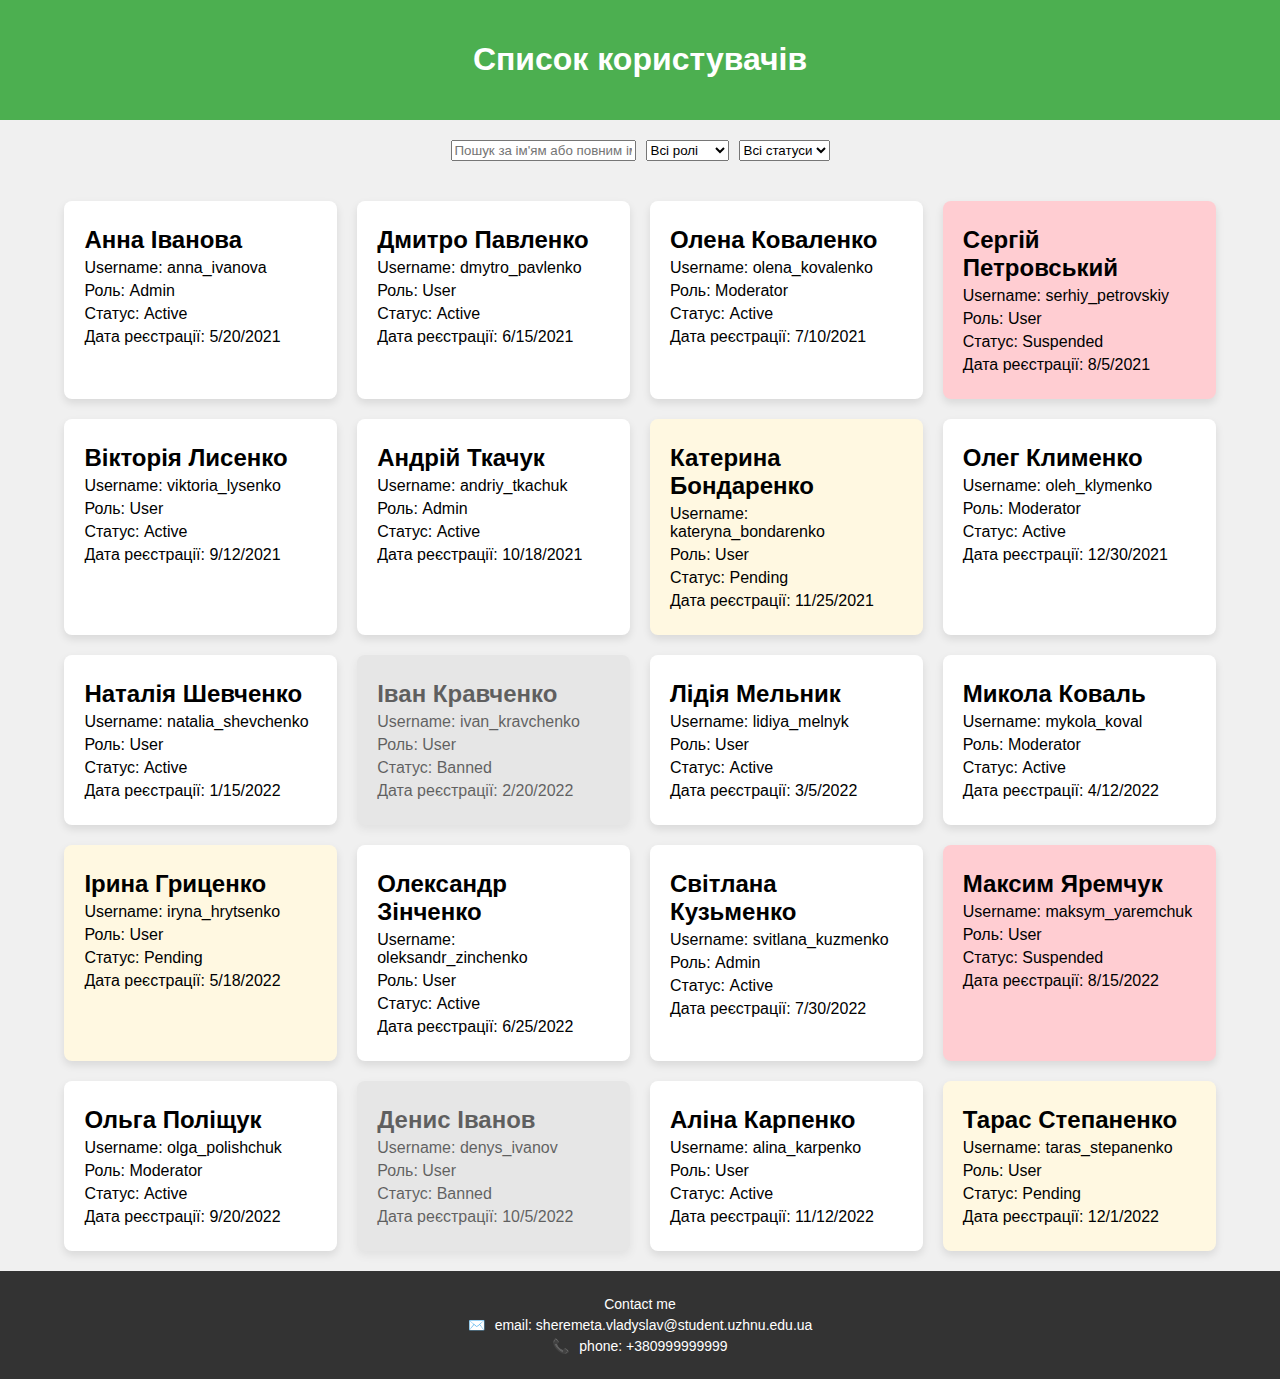
<file: CourseProject/index.html>
<!DOCTYPE html>
<html lang="uk">
<head>
    <meta charset="UTF-8">
    <meta name="viewport" content="width=device-width, initial-scale=1.0">
    <title>Список користувачів</title>
    <link rel="stylesheet" href="style.css">
</head>
<body>
    <header>
        <h1>Список користувачів</h1>
    </header>

    <section class="filters">
        <input type="text" id="search" placeholder="Пошук за ім'ям або повним іменем">
        <select id="roleFilter">
            <option value="">Всі ролі</option>
            <option value="Admin">Admin</option>
            <option value="Moderator">Moderator</option>
            <option value="User">User</option>
        </select>
        <select id="statusFilter">
            <option value="">Всі статуси</option>
            <option value="Active">Active</option>
            <option value="Pending">Pending</option>
            <option value="Suspended">Suspended</option>
            <option value="Banned">Banned</option>
        </select>
    </section>

    <section id="userList" class="user-list"></section>

    <div id="modal" class="modal">
        <div class="modal-content">
            <span id="closeModal" class="close">&times;</span>
            <div id="modalContent"></div>
        </div>
    </div>
    <footer>
        <p>Contact me</p>
        <p class="contact-item"><i class="contact-icon-mail"></i> email: sheremeta.vladyslav@student.uzhnu.edu.ua</p>
        <p class="contact-item"><i class="contact-icon-phone"></i> phone: +380999999999</p>
    </footer>
    
    <script src="script.js"></script>
</body>
</html>
</file>
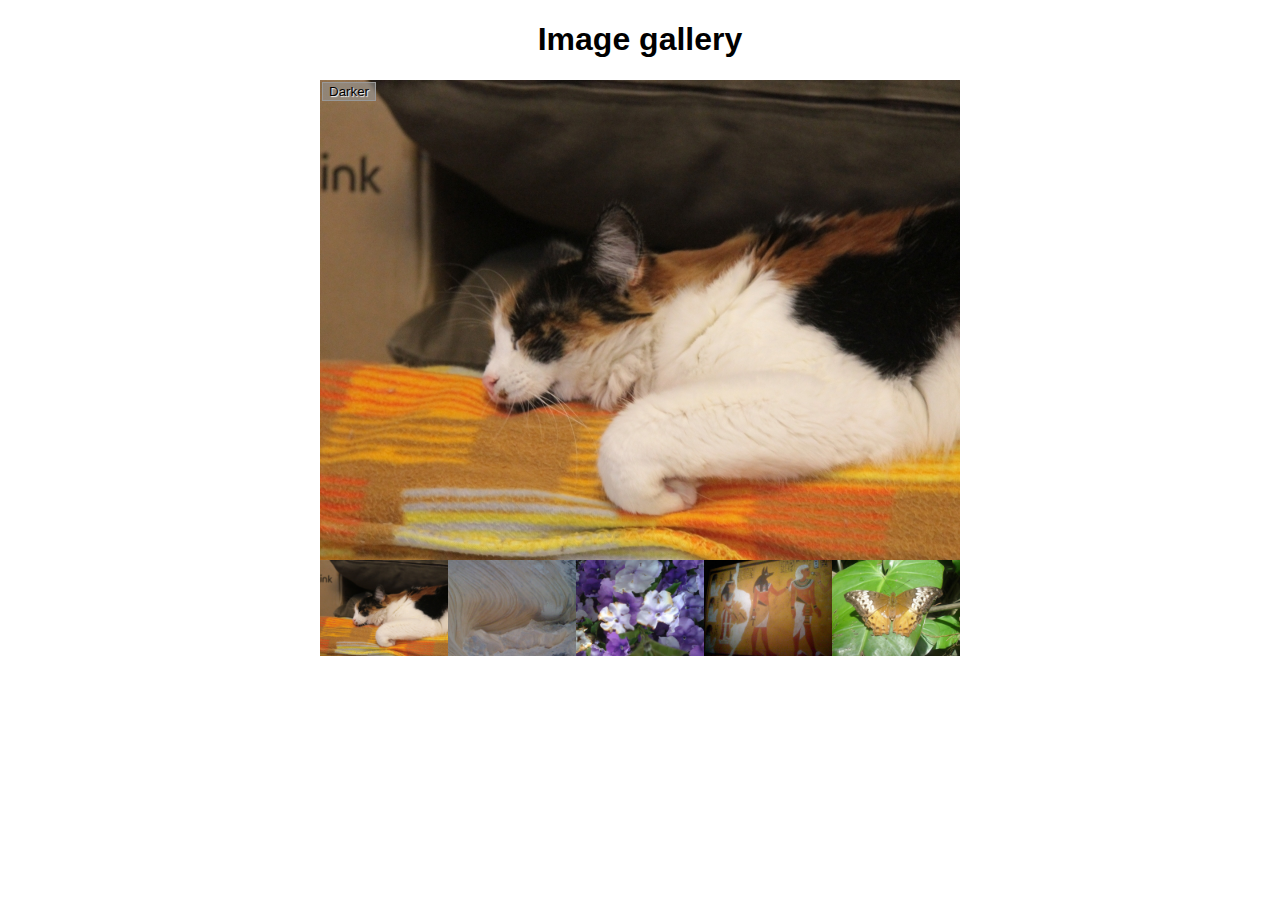
<file: LR10/index.html>
<!DOCTYPE html>
<html>
  <head>
    <meta charset="utf-8">

    <title>Image gallery</title>

    <link rel="stylesheet" href="style.css">
    
  </head>

  <body>
    <h1>Image gallery</h1>

    <div class="full-img">
      <img class="displayed-img" src="images/pic1.jpg">
      <div class="overlay"></div>
      <button class="dark">Darker</button>
    </div>

    <div class="thumb-bar">


    </div>
    <script src="main.js"></script>
  </body>
</html>
</file>
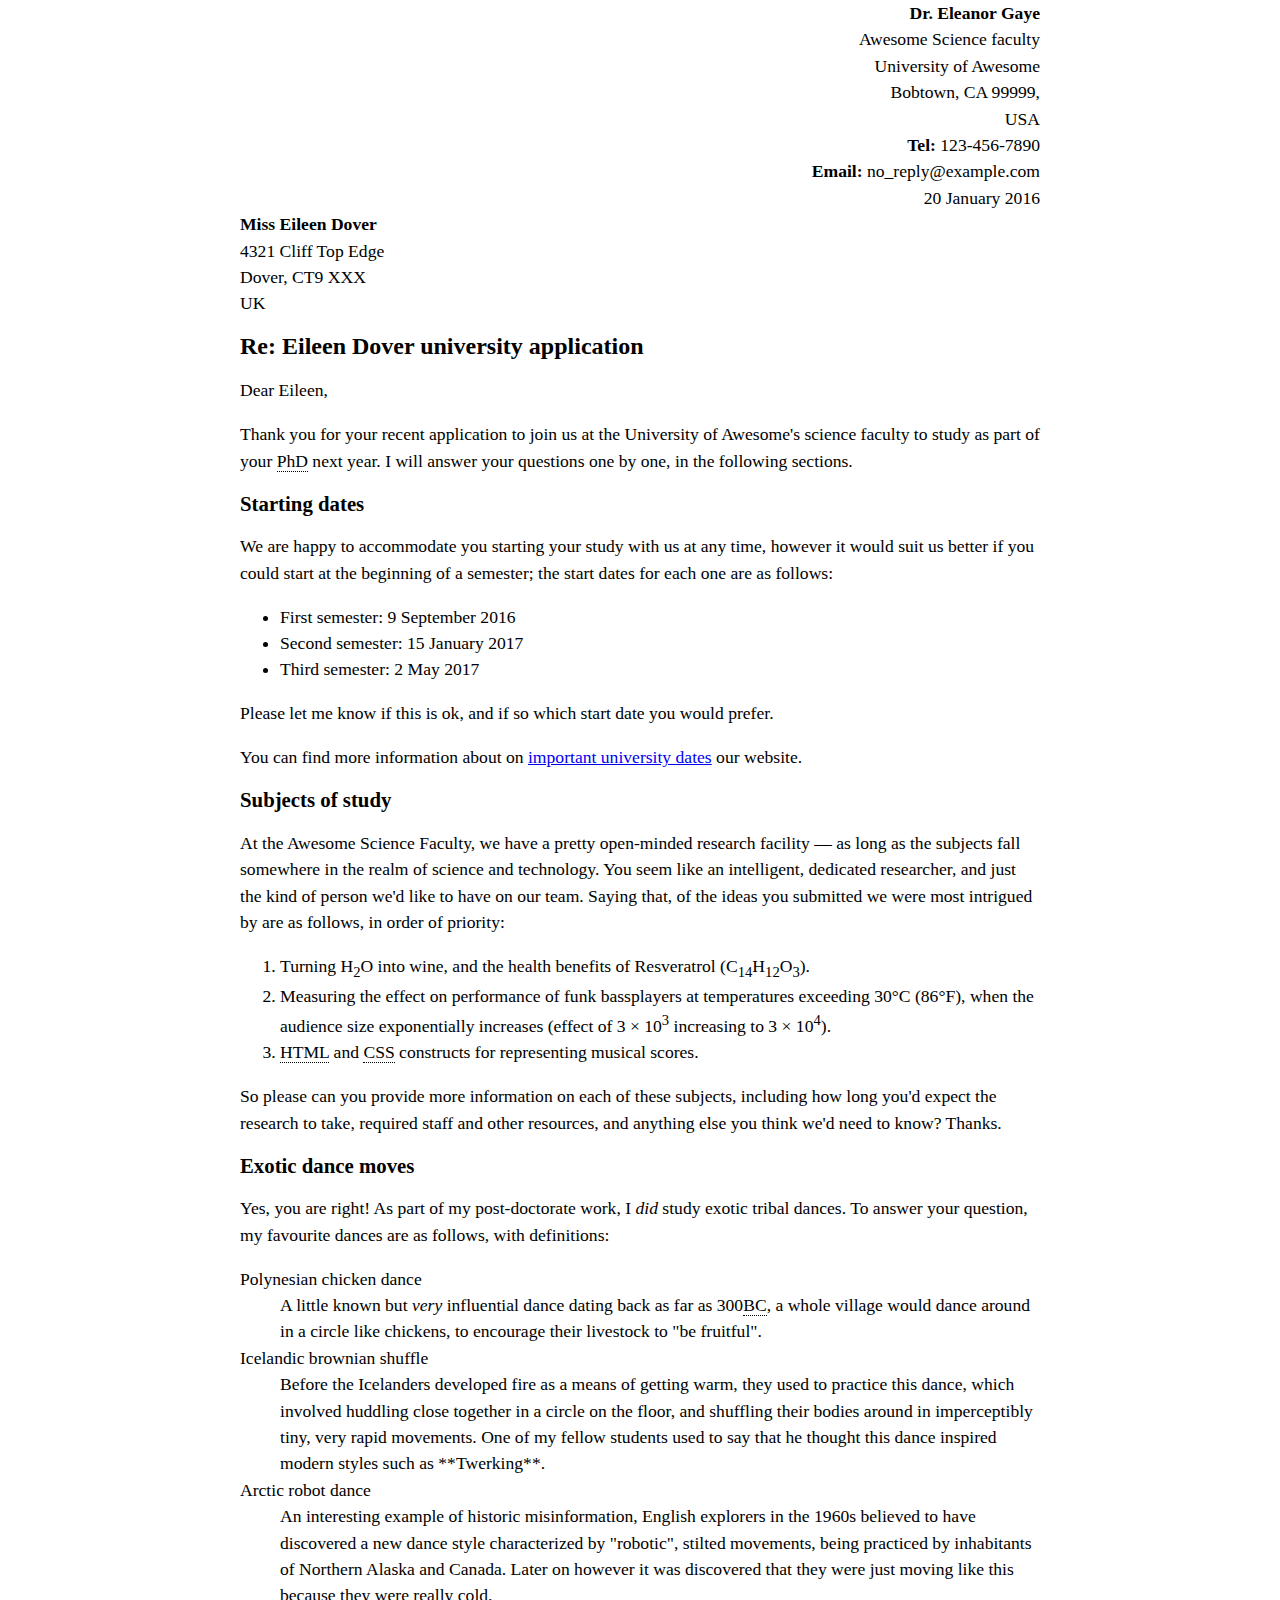
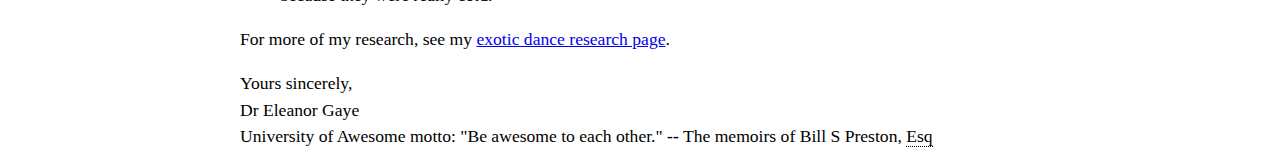
<file: LR3/index.html>
<!DOCTYPE html>
<html lang="en">

<head>
    <meta charset="utf-8">
    <meta name="author" content="Dr. Eleanor Gaye">
    <title>Letter: Eileen Dover university application</title>
    <link rel="stylesheet" href="style.css">
</head>

<body>
    <address class="sender-column">
        <strong>Dr. Eleanor Gaye</strong><br>
        Awesome Science faculty<br>
        University of Awesome<br>
        Bobtown, CA 99999,<br>
        USA<br>
        <strong>Tel:</strong> 123-456-7890<br>
        <strong>Email:</strong> no_reply@example.com<br>
        <time datetime="2016-01-20">20 January 2016</time>
    </address>

    <address>
        <strong>Miss Eileen Dover</strong><br>
        4321 Cliff Top Edge<br>
        Dover, CT9 XXX<br>
        UK
    </address>

    <h1>Re: Eileen Dover university application</h1>

    <p>Dear Eileen,</p>

    <p>Thank you for your recent application to join us at the University of Awesome's science faculty to study as part
        of your <span class="term">PhD</span>  next year. I will answer your questions one by one, in the following sections.</p>

    <h2>Starting dates</h2>

    <p>We are happy to accommodate you starting your study with us at any time, however it would suit us better if you
        could start at the beginning of a semester; the start dates for each one are as follows:</p>

    <ul>
        <li>First semester: <time datetime="2016-09-09">9 September 2016</time></li>
        <li>Second semester: <time datetime="2017-01-15">15 January 2017</time></li>
        <li>Third semester: <time datetime="2017-05-02">2 May 2017</time></li>
    </ul>

    <p>Please let me know if this is ok, and if so which start date you would prefer.</p>

    <p>You can find more information about  on <a href="http://example.com"
            title="University of Awesome website">important university dates</a> our website.</p>

    <h2>Subjects of study</h2>

    <p>At the Awesome Science Faculty, we have a pretty open-minded research facility — as long as the subjects fall
        somewhere in the realm of science and technology. You seem like an intelligent, dedicated researcher, and just
        the kind of person we'd like to have on our team. Saying that, of the ideas you submitted we were most intrigued
        by are as follows, in order of priority:</p>

    <ol>
        <li>Turning H<sub>2</sub>O into wine, and the health benefits of Resveratrol (C<sub>14</sub>H<sub>12</sub>O<sub>3</sub>).</li>
        <li>Measuring the effect on performance of funk bassplayers at temperatures exceeding 30°C (86°F), when the audience size exponentially increases (effect of 3 × 10<sup>3</sup> increasing to 3 × 10<sup>4</sup>).</li>
        <li><span class="term">HTML</span>  and <span class="term">CSS</span> constructs for representing musical scores.</li>
    </ol>

    <p>So please can you provide more information on each of these subjects, including how long you'd expect the research
        to take, required staff and other resources, and anything else you think we'd need to know? Thanks.</p>

    <h2>Exotic dance moves</h2>

    <p>Yes, you are right! As part of my post-doctorate work, I <i>did</i> study exotic tribal dances. To answer your question,
        my favourite dances are as follows, with definitions:</p>

    <dl>
        <dt>Polynesian chicken dance</dt>
        <dd>A little known but <i>very</i> influential dance dating back as far as 300<span class="term">BC</span>, a whole village would dance around in a circle
            like chickens, to encourage their livestock to "be fruitful".</dd>

        <dt>Icelandic brownian shuffle</dt>
        <dd>Before the Icelanders developed fire as a means of getting warm, they used to practice this dance, which involved
            huddling close together in a circle on the floor, and shuffling their bodies around in imperceptibly tiny, very rapid
            movements. One of my fellow students used to say that he thought this dance inspired modern styles such as
            **Twerking**.</dd>

        <dt>Arctic robot dance</dt>
        <dd>An interesting example of historic misinformation, English explorers in the 1960s believed to have discovered a new
            dance style characterized by "robotic", stilted movements, being practiced by inhabitants of Northern Alaska and
            Canada. Later on however it was discovered that they were just moving like this because they were really cold.</dd>
    </dl>

    <p>For more of my research, see my  <a href="http://example.com"
            title="Exotic dance research page">exotic dance research page</a>.</p>

    <p>Yours sincerely, <br>
        Dr Eleanor Gaye <br>
        University of Awesome motto: "Be awesome to each other." <strong>--</strong> The memoirs of Bill S Preston, <span class="term">Esq</span>
    </p>

</body>

</html>
</file>
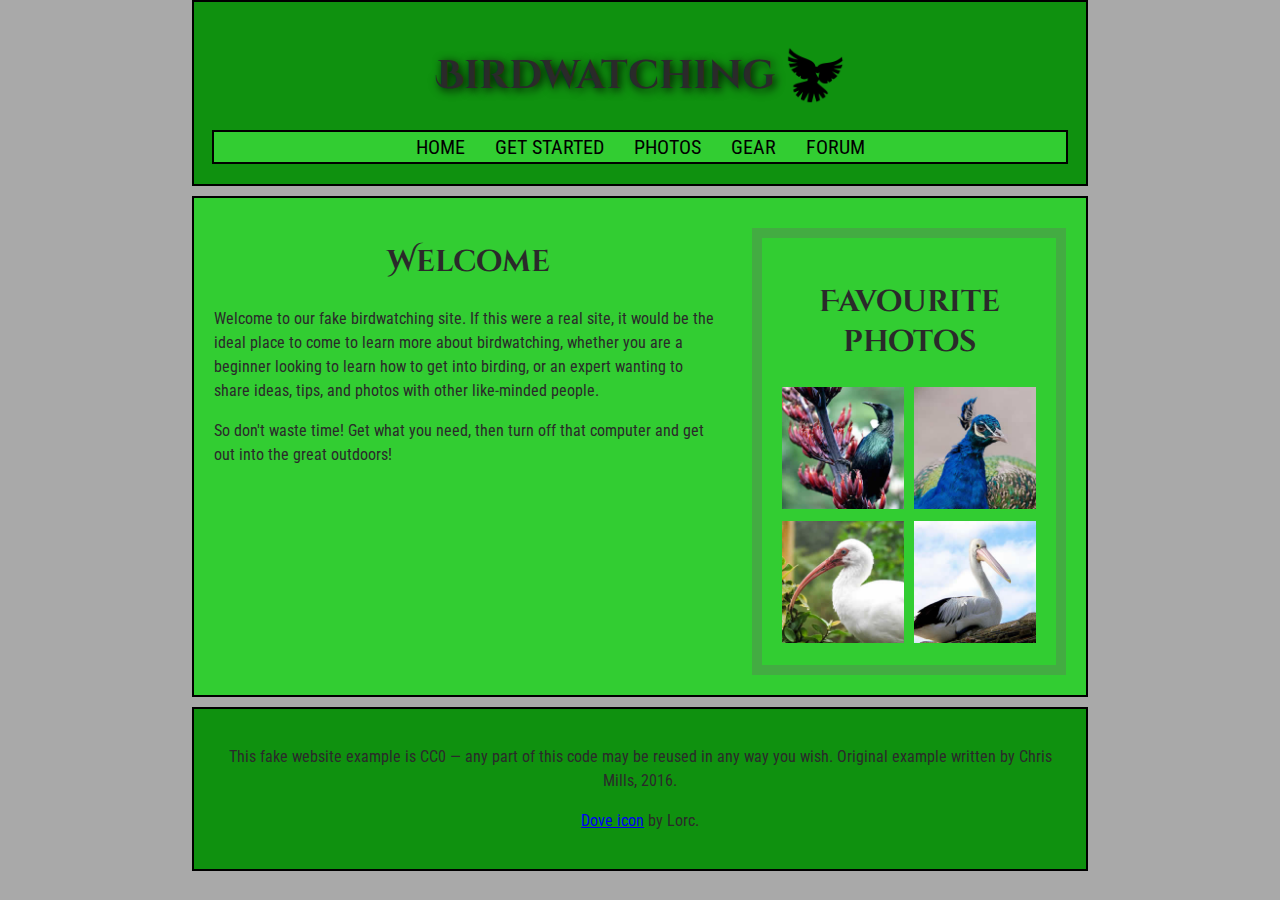
<file: LR4/index.html>
<!DOCTYPE html>
<html lang="en">
<head>
    <meta charset="utf-8">
    <title>Birdwatching</title>
    <link href="https://fonts.googleapis.com/css?family=Roboto+Condensed:300%7CCinzel+Decorative:700" rel="stylesheet">
    <link rel="stylesheet" href="styles.css"> <!-- Підключення CSS -->
</head>

<body>

<header>
    <div class="logo-title">
        <h1>Birdwatching</h1>
        <img src="assets/dove.png" alt="a simple dove logo">
    </div>
    <nav>
        <ul>
            <li><a href="index.html">Home</li>
            <li><a href="#">Get started</a></li>
            <li><a href="#">Photos</a></li>
            <li><a href="#">Gear</a></li>
            <li><a href="#">Forum</a></li>
        </ul>
    </nav>
</header>

<main>
    <article>
        <h2>Welcome</h2>
        <p>Welcome to our fake birdwatching site. If this were a real site, it would be the ideal place to come to learn more about birdwatching, whether you are a beginner looking to learn how to get into birding, or an expert wanting to share ideas, tips, and photos with other like-minded people.</p>
        <p>So don't waste time! Get what you need, then turn off that computer and get out into the great outdoors!</p>
    </article>

    <!-- Sidebar section -->
    <aside>
        <h2>Favourite photos</h2>
        <div class="photo-grid">
            <a href="assets/favorite-1.jpg"><img src="assets/favorite-1_th.jpg" alt="Small black bird"></a>
            <a href="assets/favorite-2.jpg"><img src="assets/favorite-2_th.jpg" alt="Pretty bird with bright blue plumage"></a>
            <a href="assets/favorite-3.jpg"><img src="assets/favorite-3_th.jpg" alt="Large white bird"></a>
            <a href="assets/favorite-4.jpg"><img src="assets/favorite-4_th.jpg" alt="White bird with black plumage"></a>
        </div>
    </aside>
</main>

<!-- Footer section -->
<footer>
    <p>This fake website example is CC0 — any part of this code may be reused in any way you wish. Original example written by Chris Mills, 2016.</p>
    <p><a href="http://game-icons.net/lorc/originals/dove.html">Dove icon</a> by Lorc.</p>
</footer>

</body>
</html>
</file>
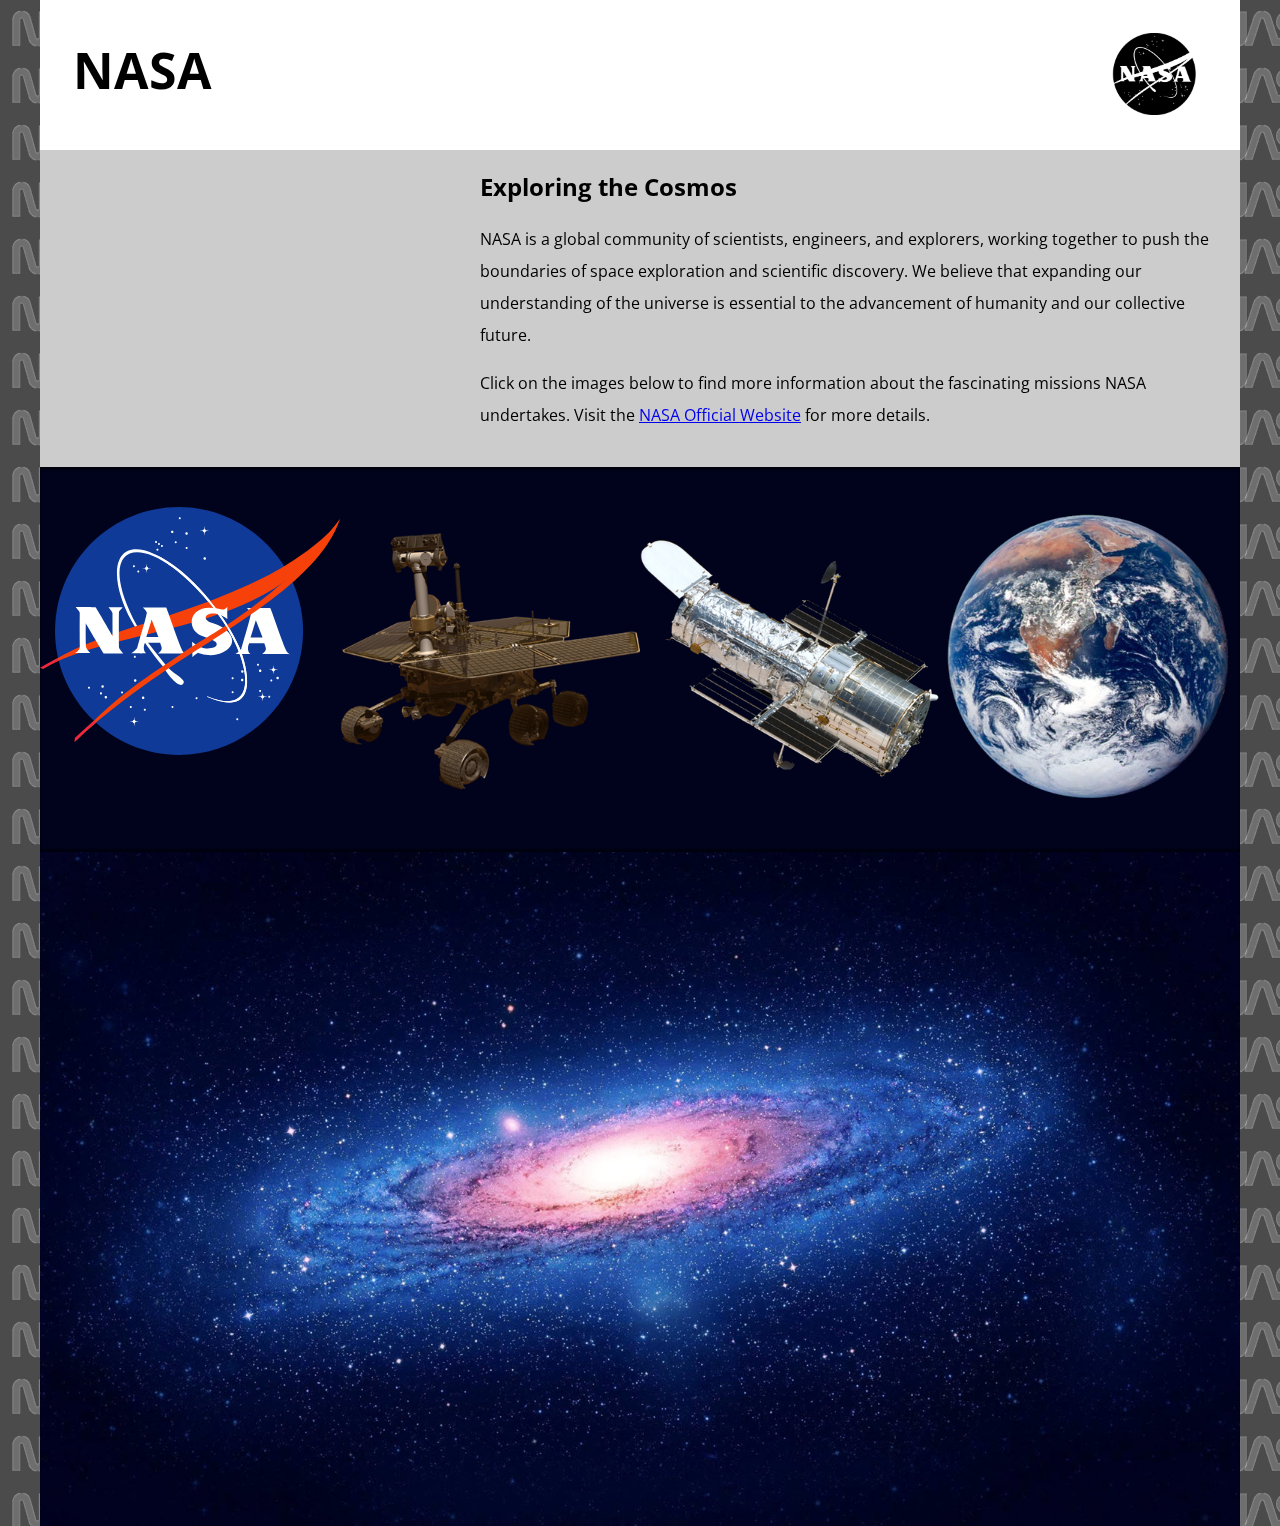
<file: LR5/index.html>
<!DOCTYPE html>
<html lang="en-us">
  <head>
    <meta charset="utf-8">
    <title>NASA Splash Page</title>
    <link href='https://fonts.googleapis.com/css?family=Open+Sans:400,700' rel='stylesheet' type='text/css'>
    <style>
      /* header and body setup */

      html {
        font-family: 'Open Sans', sans-serif;
        background: url(pattern.png);
      }

      body {
        width: 100%;
        max-width: 1200px;
        margin: 0 auto;
        background-color: white;
        position: relative;
      }

      /* Header styling */

      header {
        height: 150px;
      }

      header img {
        width: 100px;
        position: absolute;
        right: 32.5px;
        top: 32.5px;
      }

      h1 {
        font-size: 50px;
        line-height: 140px;
        margin: 0 0 0 32.5px;
      }

      /* main section and video styling */

      main {
        background: #ccc;
      }

      article {
        padding: 20px;
      }

      h2 {
        margin-top: 0;
      }

      p {
        line-height: 2;
      }

      iframe {
        float: left;
        margin: 0 20px 20px 0;
        max-width: 100%;
      }

      /* further info links */

      .further-info {
        clear: left;
        padding: 40px 0;
        background: #01031C;
        box-shadow: inset 0 3px 2px rgba(0,0,0,0.5),
                    inset 0 -3px 2px rgba(0,0,0,0.5);
      }

      .further-info a {
        width: 25%;
        display: block;
        float: left;
      }

      .further-info img {
        max-width: 100%;
      }

      .clearfix {
        clear: both;
      }

      /* Space image */

      .space-image img {
        display: block;
        max-width: 100%;
      }
    </style>
  </head>
  <body>
    <header>
      <h1>NASA</h1>
      <!-- insert <img> element, link to the small version of the NASA logo -->
      <img src="images/nasa-logo-small.png" alt="NASA Logo">
    </header>

    <main>
      <article>
        <!-- insert iframe from YouTube -->
        <iframe width="400" height="225" src="https://www.youtube.com/embed/4czjS9h4Fpg" frameborder="0" allowfullscreen></iframe>
        <h2>Exploring the Cosmos</h2>

        <p>NASA is a global community of scientists, engineers, and explorers, working together to push the boundaries of space exploration and scientific discovery. We believe that expanding our understanding of the universe is essential to the advancement of humanity and our collective future.</p>

        <p>Click on the images below to find more information about the fascinating missions NASA undertakes. Visit the <a href="https://www.nasa.gov/">NASA Official Website</a> for more details.</p>
      </article>

      <div class="further-info">
        <!-- insert images with srcsets and sizes -->
        <a href="https://www.nasa.gov/">
          <img src="images/nasa-logo.svg" alt="NASA Logo" sizes="(max-width: 500px) 120px, 400px" srcset="images/nasa-logo.svg 400w, images/nasa-logo.svg 120w">
        </a>
        <a href="https://mars.nasa.gov/mars2020/">
          <img src="images/mars-rover-400.png" alt="Mars Rover" sizes="(max-width: 500px) 120px, 400px" srcset="images/mars-rover-400.png 400w, images/mars-rover-120.png 120w">
        </a>
        <a href="https://www.nasa.gov/mission_pages/hubble/main/index.html">
          <img src="images/hubble-telescope-400.png" alt="Hubble Telescope" sizes="(max-width: 500px) 120px, 400px" srcset="images/hubble-telescope-400.png 400w, images/hubble-telescope-120.png 120w">
        </a>
        <a href="https://earthobservatory.nasa.gov/">
          <img src="images/earth-from-space-400.png" alt="Earth from Space" sizes="(max-width: 500px) 120px, 400px" srcset="images/earth-from-space-400.png 400w, images/earth-from-space-120.png 120w">
        </a>
        <div class="clearfix"></div>
      </div>

      <div class="space-image">
        <!-- insert picture element -->
        <picture>
          <source media="(max-width: 600px)" srcset="images/milky-way-portrait.jpeg">
          <img src="images/milky-way-landscape.jpeg" alt="Milky Way Galaxy">
        </picture>
      </div>

    </main>
  </body>
</html>
</file>
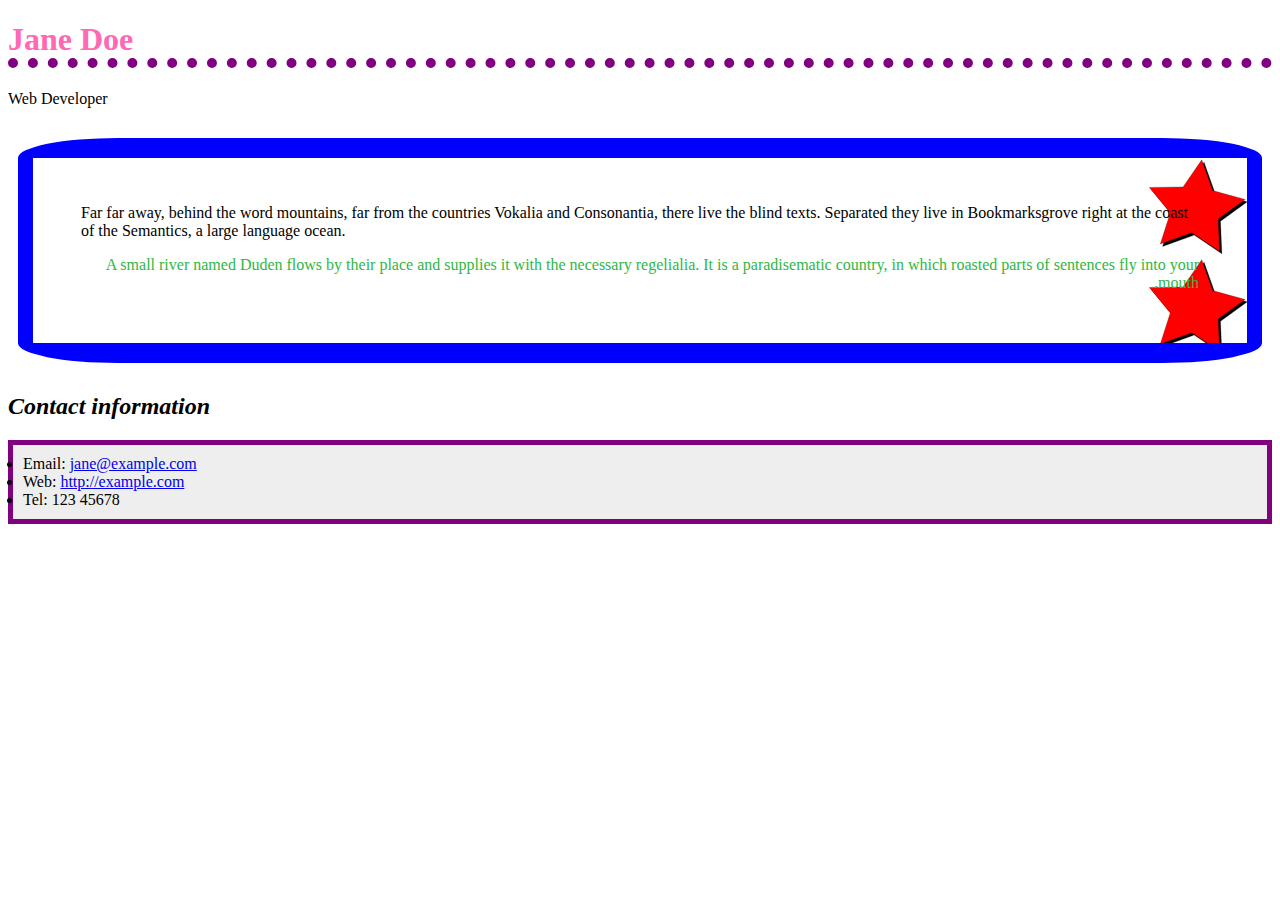
<file: LR7/index.html>
<!DOCTYPE html>
<html lang="en">
<head>
    <title>title</title>
    <link href="styles.css" rel="stylesheet">
    <style>

    </style>
</head>
<body>
    <h1>Jane Doe</h1>
    <div class="job-title">Web Developer</div>
    
    <div id="article">
        <p>Far far away, behind the word mountains, far from the countries Vokalia and Consonantia, there live the blind texts. Separated they live in Bookmarksgrove right at the coast of the Semantics, a large language ocean.</p>
        <p>A small river named Duden flows by their place and supplies it with the necessary regelialia. It is a paradisematic country, in which roasted parts of sentences fly into your mouth.</p>
    </div>
    
    <h2>Contact information</h2>
    <ul>
        <li>Email: <a href="mailto:jane@example.com">jane@example.com</a></li>
        <li>Web: <a href="http://example.com">http://example.com</a></li>
        <li>Tel: 123 45678</li>
    </ul>
    
</body>
</html>
</file>
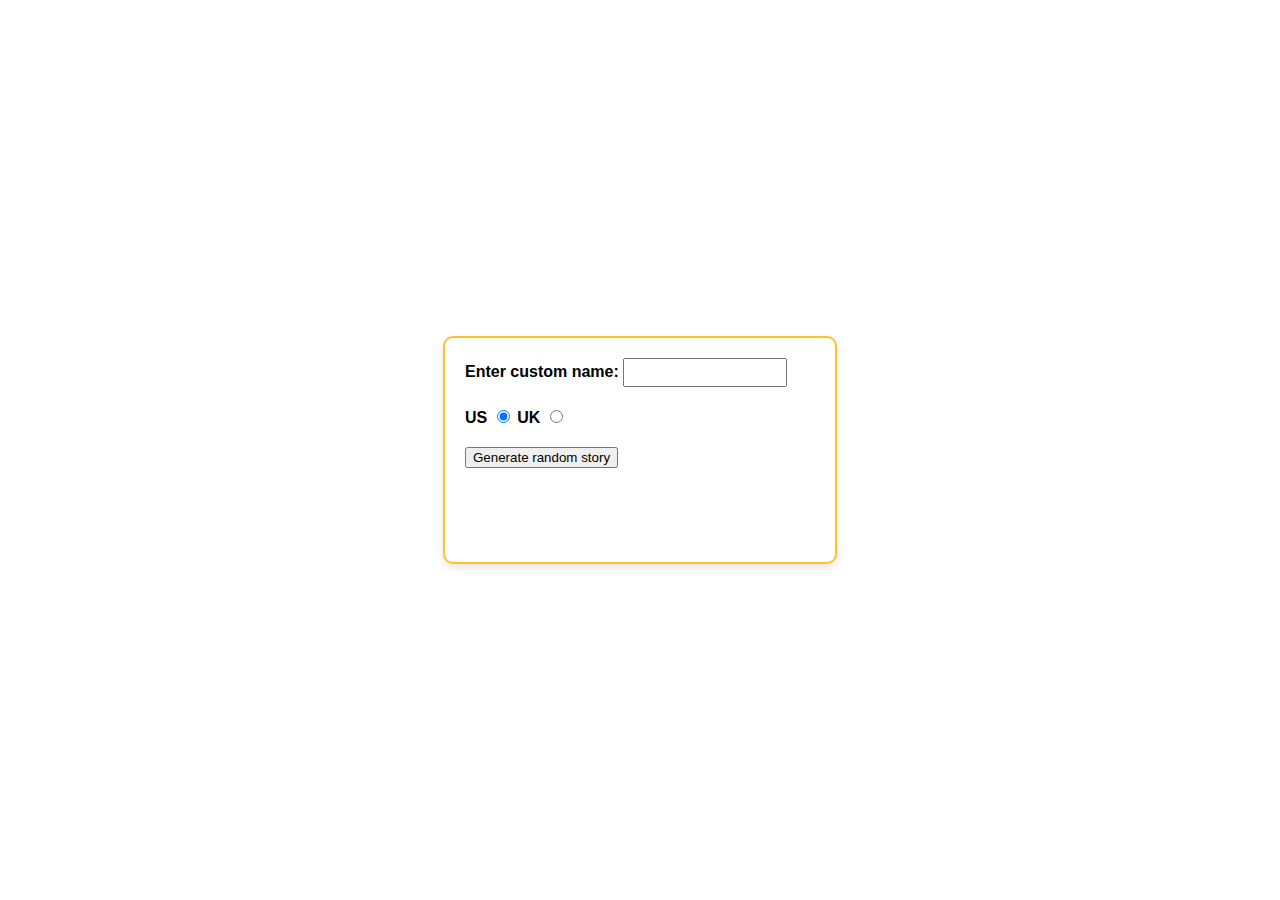
<file: LR9/index.html>
<!DOCTYPE html>
<html lang="en-us">
<head>
    <meta charset="utf-8">
    <meta http-equiv="X-UA-Compatible" content="IE=edge,chrome=1">
    <meta name="viewport" content="width=device-width">
    <title>Silly story generator</title>
    <link href="style.css" type="text/css" rel="stylesheet">
</head>
<body>
    <!-- Контейнер для об’єднання всіх елементів -->
    <div class="container">
        <div>
            <label for="customname">Enter custom name:</label>
            <input id="customname" type="text" placeholder="">
        </div>
        <div>
            <label for="us">US</label>
            <input id="us" type="radio" name="ukus" value="us" checked>
            <label for="uk">UK</label>
            <input id="uk" type="radio" name="ukus" value="uk">
        </div>
        <div>
            <button class="randomize">Generate random story</button>
        </div>
        <p class="story"></p>
    </div>
    <script src="main.js"></script>
</body>
</html>
</file>
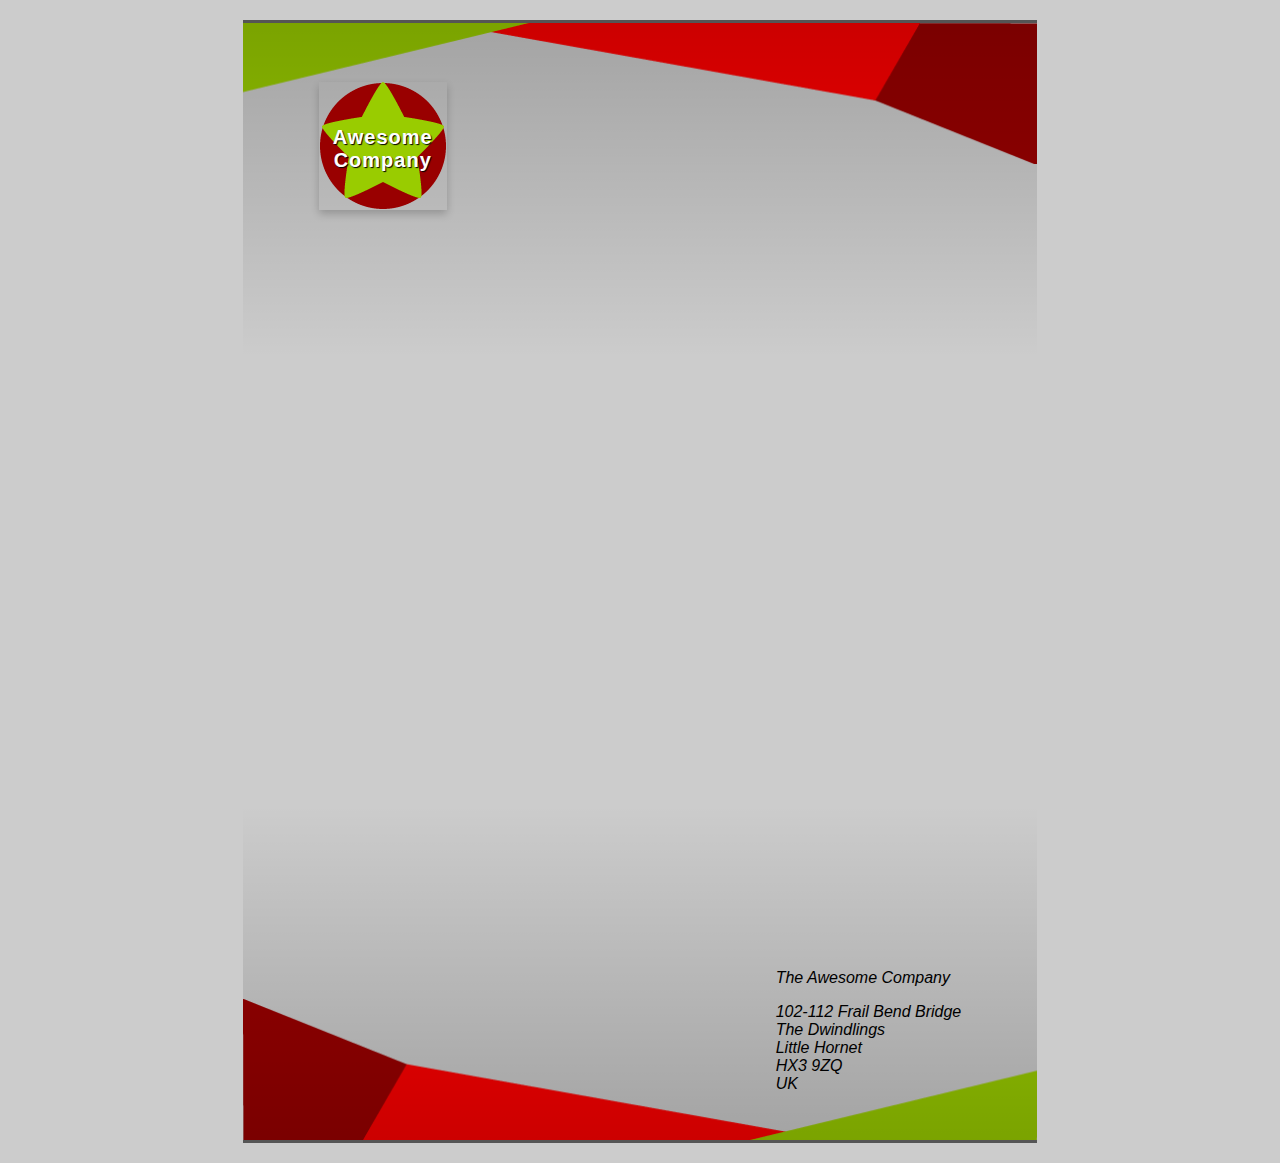
<file: LR8/Task1/index.html>
<!DOCTYPE html>
<html lang="en-us">
  <head>
    <meta charset="utf-8">
    <meta name="viewport" content="width=device-width">
    <title>Fancy letterheaded paper</title>
    <link rel="stylesheet" href="style.css">
  </head>
  <body>
    <article>
      <h1>Awesome<br>Company</h1>

      <address>
        <p>The Awesome Company</p>
        <p>102-112 Frail Bend Bridge<br>
        The Dwindlings<br>
        Little Hornet<br>
        HX3 9ZQ<br>
        UK</p>
      </address>
    </article>
  </body>
</html>
</file>
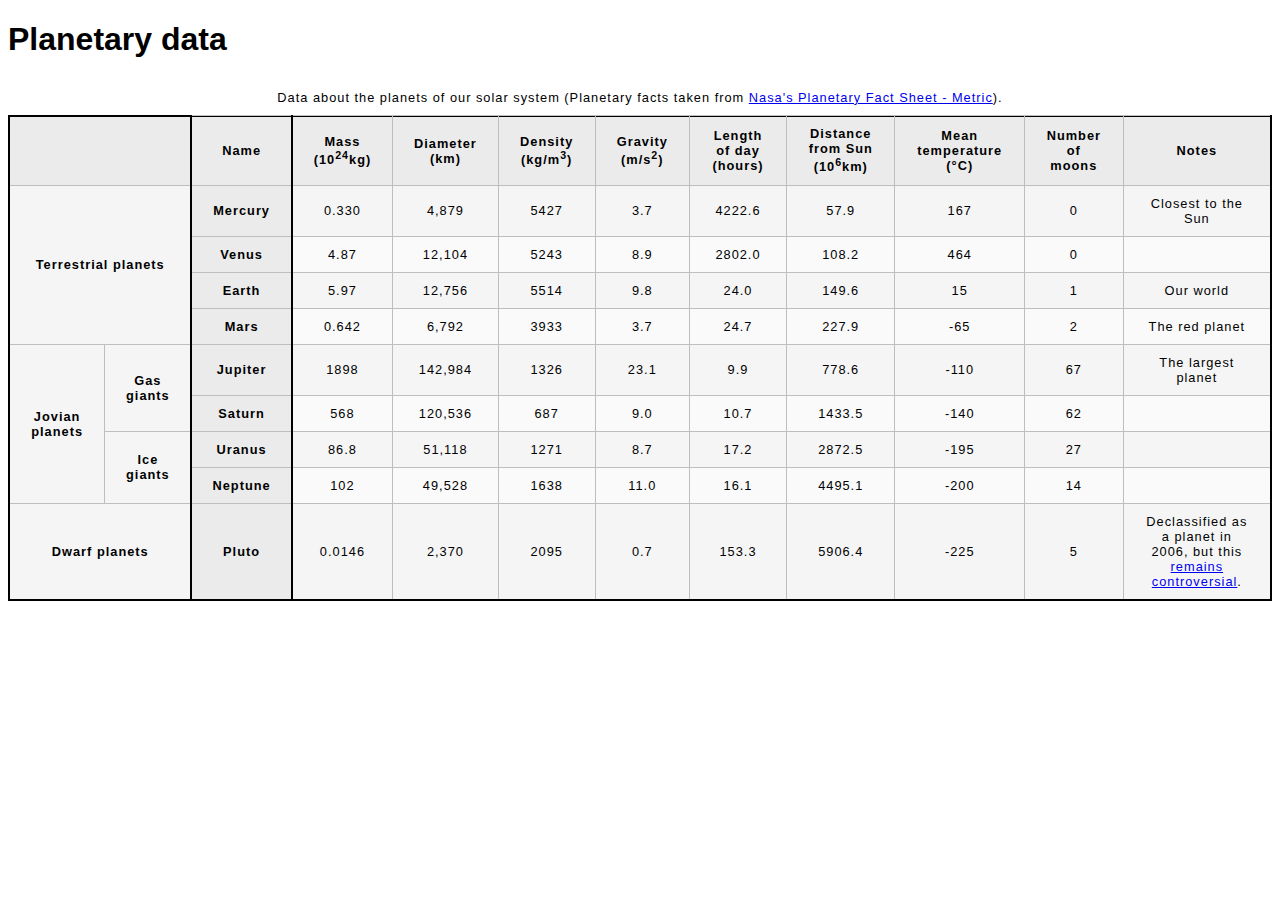
<file: LR6/blank-template.html>
<!DOCTYPE html>
<html lang="en">
<head>
    <meta charset="utf-8">
    <meta name="viewport" content="width=device-width">
    <title>Planetary Facts</title>
    <link href="minimal-table.css" rel="stylesheet" type="text/css">
    <style>

    </style>
</head>
<body>
<h1>Planetary data</h1>

<table>
    <caption>Data about the planets of our solar system (Planetary facts taken from <a href="http://nssdc.gsfc.nasa.gov/planetary/factsheet/">Nasa's Planetary Fact Sheet - Metric</a>).</caption>
    <thead>
    <tr>
        <th rowspan="2" colspan="2"> </th>
    </tr>
    <tr>
        <th class="row-header ">Name</th>
        <th>Mass (10<sup>24</sup>kg)</th>
        <th>Diameter (km)</th>
        <th>Density (kg/m<sup>3</sup>)</th>
        <th>Gravity (m/s<sup>2</sup>)</th>
        <th>Length of day (hours)</th>
        <th>Distance from Sun (10<sup>6</sup>km)</th>
        <th>Mean temperature (°C)</th>
        <th>Number of moons</th>
        <th colspan="2">Notes</th>
    </tr>
    </thead>
    <tbody>
    <tr>
        <td rowspan="4" colspan="2" class="group-header">Terrestrial planets</td>
        <th class="row-header">Mercury</th>
        <td>0.330</td>
        <td>4,879</td>
        <td>5427</td>
        <td>3.7</td>
        <td>4222.6</td>
        <td>57.9</td>
        <td>167</td>
        <td>0</td>
        <td colspan="2">Closest to the Sun</td>
    </tr>
    <tr>
        <th class="row-header">Venus</th>
        <td>4.87</td>
        <td>12,104</td>
        <td>5243</td>
        <td>8.9</td>
        <td>2802.0</td>
        <td>108.2</td>
        <td>464</td>
        <td>0</td>
        <td colspan="2"></td>
    </tr>
    <tr>
        <th class="row-header">Earth</th>
        <td>5.97</td>
        <td>12,756</td>
        <td>5514</td>
        <td>9.8</td>
        <td>24.0</td>
        <td>149.6</td>
        <td>15</td>
        <td>1</td>
        <td colspan="2">Our world</td>
    </tr>
    <tr>
        <th class="row-header">Mars</th>
        <td>0.642</td>
        <td>6,792</td>
        <td>3933</td>
        <td>3.7</td>
        <td>24.7</td>
        <td>227.9</td>
        <td>-65</td>
        <td>2</td>
        <td colspan="2">The red planet</td>
    </tr>
    <tr>
        <td rowspan="4" class="group-header">Jovian planets</td>
        <td rowspan="2" class="group-header">Gas giants</td>
        <th class="row-header">Jupiter</th>
        <td>1898</td>
        <td>142,984</td>
        <td>1326</td>
        <td>23.1</td>
        <td>9.9</td>
        <td>778.6</td>
        <td>-110</td>
        <td>67</td>
        <td colspan="2">The largest planet</td>
    </tr>
    <tr>
        <th class="row-header">Saturn</th>
        <td>568</td>
        <td>120,536</td>
        <td>687</td>
        <td>9.0</td>
        <td>10.7</td>
        <td>1433.5</td>
        <td>-140</td>
        <td>62</td>
        <td colspan="2"></td>
    </tr>
    <tr>
        <td rowspan="2" class="group-header">Ice giants</td>
        <th class="row-header">Uranus</th>
        <td>86.8</td>
        <td>51,118</td>
        <td>1271</td>
        <td>8.7</td>
        <td>17.2</td>
        <td>2872.5</td>
        <td>-195</td>
        <td>27</td>
        <td colspan="2"></td>
    </tr>
    <tr>
        <th class="row-header">Neptune</th>
        <td>102</td>
        <td>49,528</td>
        <td>1638</td>
        <td>11.0</td>
        <td>16.1</td>
        <td>4495.1</td>
        <td>-200</td>
        <td>14</td>
        <td colspan="2"></td>
    </tr>
    <tr>
        <td colspan="2" class="group-header">Dwarf planets</td>
        <th class="row-header">Pluto</th>
        <td>0.0146</td>
        <td>2,370</td>
        <td>2095</td>
        <td>0.7</td>
        <td>153.3</td>
        <td>5906.4</td>
        <td>-225</td>
        <td>5</td>
        <td colspan="2">Declassified as a planet in 2006, but this <a href="http://www.usatoday.com/story/tech/2014/10/02/pluto-planet-solar-system/16578959/">remains controversial</a>.</td>
    </tr>
    </tbody>
</table>

</body>
</html>
</file>
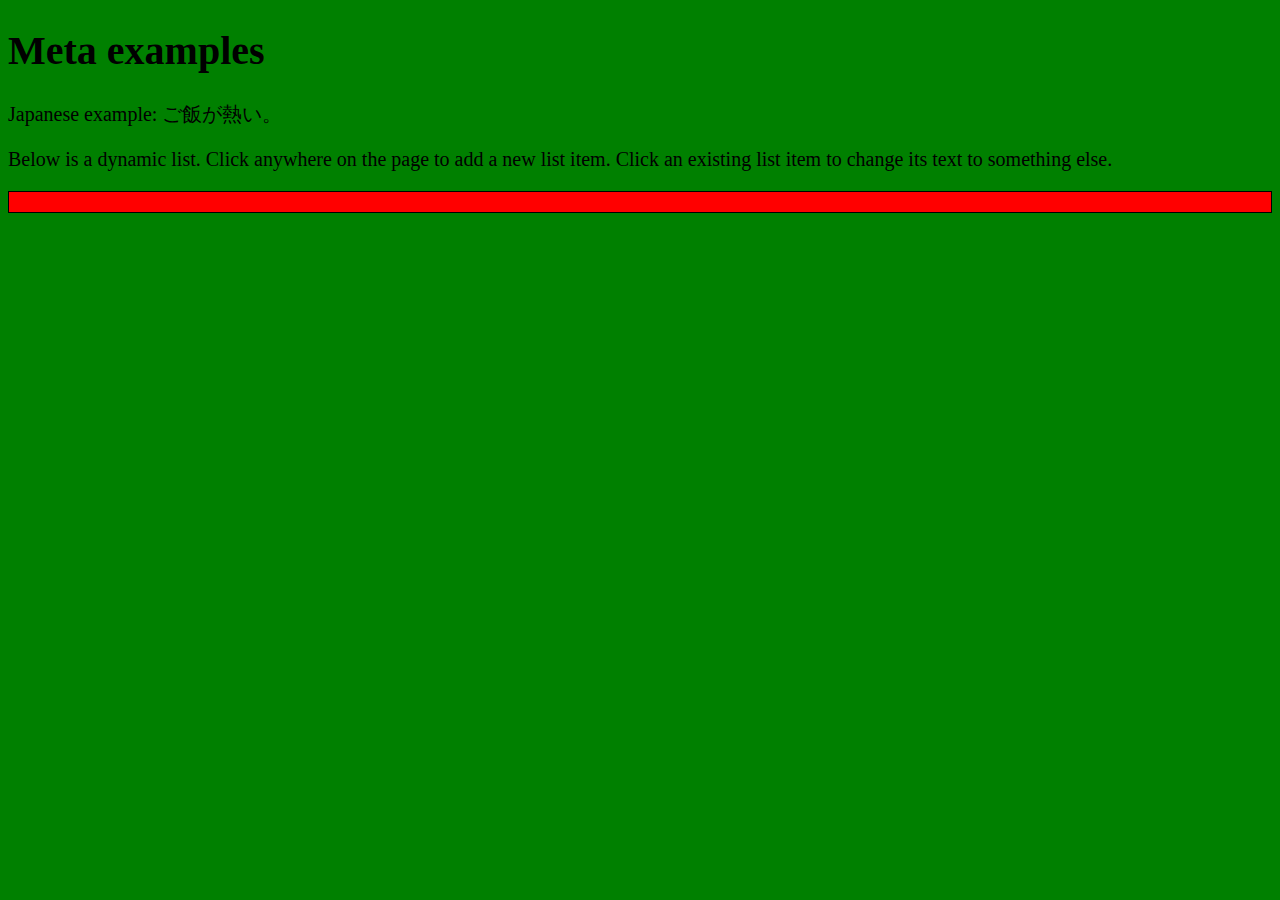
<file: LR2/Task1/meta-example.html>
<!DOCTYPE html>
<html lang="en-US">
  <head>
    <meta charset="utf-8">
    <meta name="viewport" content="width=device-width">
    <title>Meta examples</title>
    <meta name="author" content="your-name-here">
    <meta name="description" content="This is an example page to demonstrate usage of metadata on web pages.">
    <meta property="og:image" content="link-to-image.com">
    <meta property="og:description" content="This is an example page to demonstrate usage of metadata on web pages.">
    <meta property="og:title" content="Metadata; The HTML &lt;head&gt;">
    <!-- Додаємо фавіконку-->
    <link rel="Shortcut Icon" href="favicon.ico" type="image/x-icon">
    <!--Додаємо стиль-->
    <link rel="stylesheet" href="style.css">
  </head>
  <body>
    <h1>Meta examples</h1>
    <p>Japanese example: ご飯が熱い。</p>
    <!--Підключаємо Скрипт--> 
    <script src="script.js"></script>
  </body>
</html>
</file>
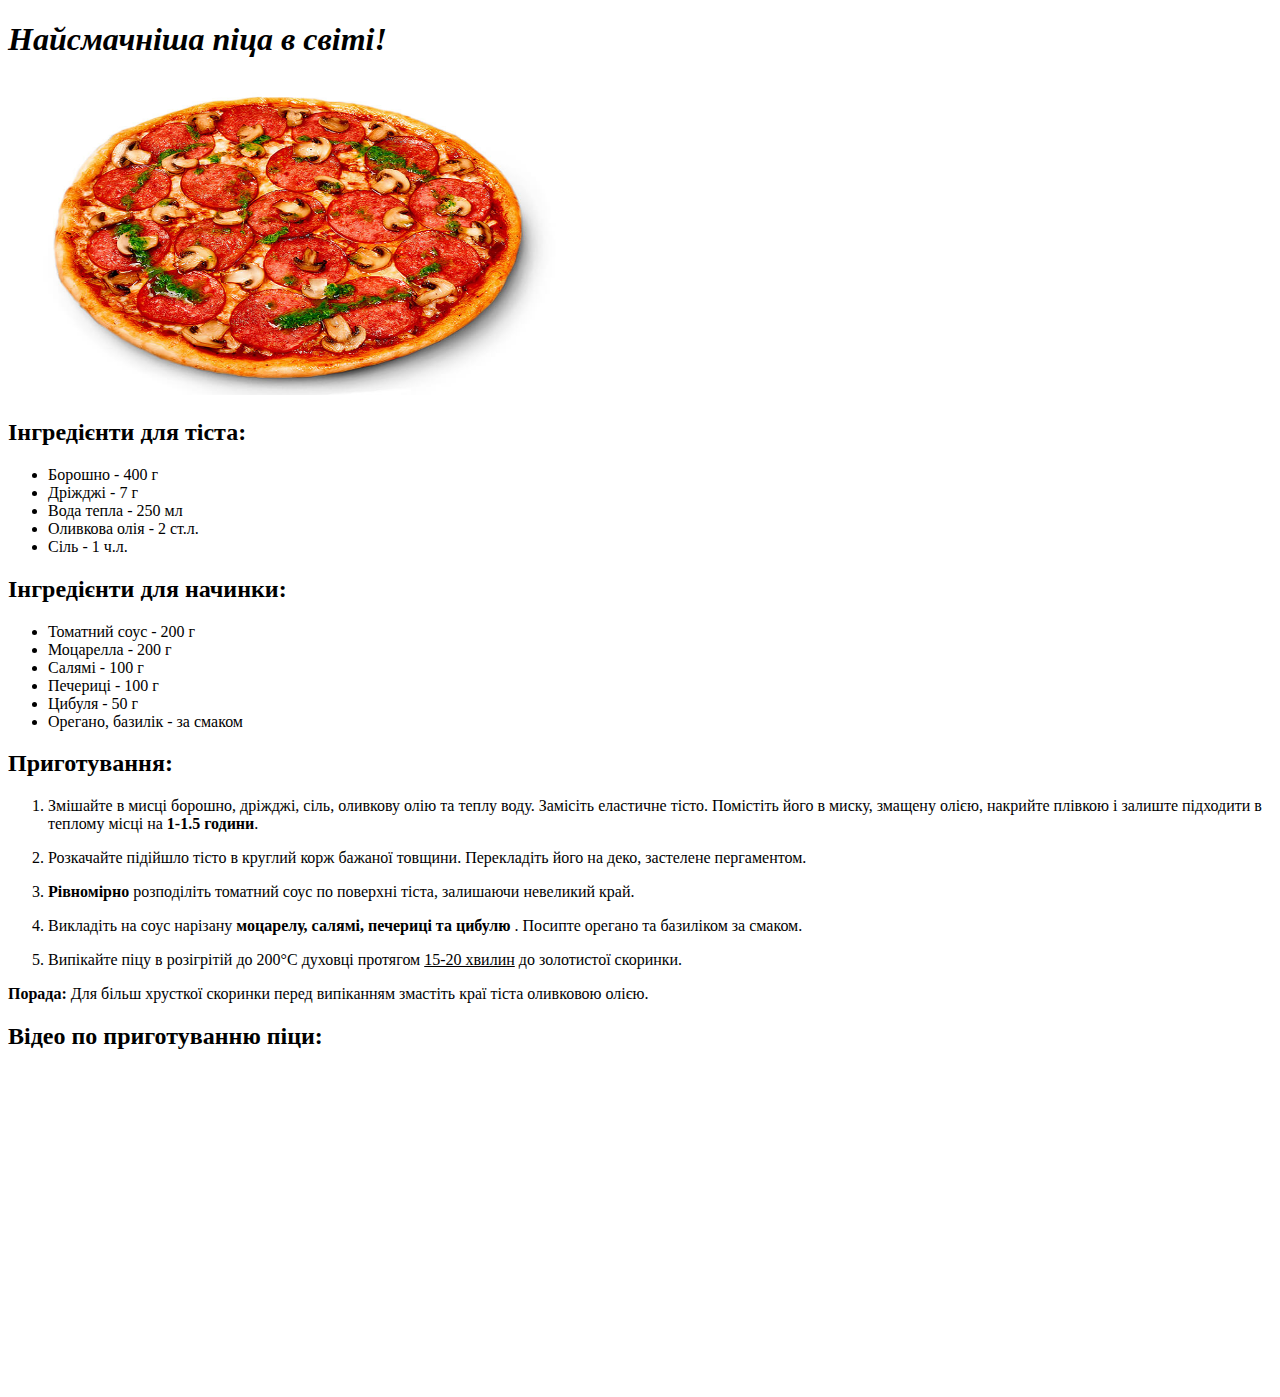
<file: LR2/Task2/pizza.html>
<!DOCTYPE html>
<html lang="uk">
<head>
    <meta charset="UTF-8">
    <meta name="viewport" content="width=device-width, initial-scale=1.0">
    <title>Рецепт піци</title>
</head>
<body>
    <h1><em>Найсмачніша піца в світі!</em></h1>
    <!--Вставка зображення-->
    <img  width="560" height="315" src="pizza.jpg" alt="Піца">
    <!--Вставка таблиць-->
    <h2>Інгредієнти для тіста:</h2>
    <ul>
        <li>Борошно - 400 г</li>
        <li>Дріжджі - 7 г</li>
        <li>Вода тепла - 250 мл</li>
        <li>Оливкова олія - 2 ст.л.</li>
        <li>Сіль - 1 ч.л.</li>
    </ul>

    <h2>Інгредієнти для начинки:</h2>
    <ul>
        <li>Томатний соус - 200 г</li>
        <li>Моцарелла - 200 г</li>
        <li>Салямі - 100 г</li>
        <li>Печериці - 100 г</li>
        <li>Цибуля - 50 г</li>
        <li>Орегано, базилік - за смаком</li>
    </ul>

    <h2>Приготування:</h2>
    <ol>
        <li>
            <p>Змішайте в мисці борошно, дріжджі, сіль, оливкову олію та теплу воду. Замісіть еластичне тісто. Помістіть його в миску, змащену олією, накрийте плівкою і залиште підходити в теплому місці на <b>1-1.5 години</b>.</p>
        </li>
        <li>
            <p>Розкачайте підійшло тісто в круглий корж бажаної товщини. Перекладіть його на деко, застелене пергаментом.</p>
        </li>
        <li>
            <p><strong>Рівномірно</strong> розподіліть томатний соус по поверхні тіста, залишаючи невеликий край.</p>
        </li>
        <li>
            <p>Викладіть на соус нарізану <b>моцарелу, салямі, печериці та цибулю</b> . Посипте орегано та базиліком за смаком.</p>
        </li>
        <li>
            <p>Випікайте піцу в розігрітій до 200°C духовці протягом <u>15-20 хвилин</u> до золотистої скоринки.</p>
        </li>
    </ol>

    <p><strong>Порада:</strong> Для більш хрусткої скоринки перед випіканням змастіть краї тіста оливковою олією.</p>
    <!--Вставка відео-->
    <h2>Відео по приготуванню піци:</h2>
    <iframe width="560" height="315" src="https://www.youtube.com/embed/7dVMcx3gNfA?si=yUv7pq5DRYrIUzkx" title="YouTube video player" frameborder="0" allow="accelerometer; autoplay; clipboard-write; encrypted-media; gyroscope; picture-in-picture; web-share" referrerpolicy="strict-origin-when-cross-origin" allowfullscreen></iframe>

</body>
</html>
</file>
<file: CourseProject/style.css>
* {
    box-sizing: border-box;
}

body {
    font-family: Arial, sans-serif;
    margin: 0;
    padding: 0;
    background-color: #f0f0f0;
}

header {
    text-align: center;
    padding: 20px;
    background-color: #4CAF50;
    color: white;
}

.filters {
    display: flex;
    justify-content: center;
    gap: 10px;
    margin: 20px;
}

.user-list {
    display: flex;
    flex-wrap: wrap;
    gap: 20px;
    justify-content: center;
    padding: 20px;
}


.user-card {
    background-color: white;
    border-radius: 8px;
    box-shadow: 0 4px 8px rgba(0, 0, 0, 0.1);
    padding: 20px;
    width: 22%; /* Розмір картки для 4 карток у ряд */
    min-width: 200px;
    position: relative;
    transition: transform 0.3s ease-in-out, box-shadow 0.3s ease-in-out;
    overflow: hidden;
    text-overflow: ellipsis;
    word-wrap: break-word;
    transform-origin: center;
}

.user-card:hover {
    transform: scale(1.05);
    z-index: 10;
    box-shadow: 0 8px 16px rgba(0, 0, 0, 0.2);
}

.user-card .email {
    display: none;
    font-style: italic;
    color: #555;
    margin-top: 10px;
    transition: opacity 0.3s ease-in-out;
    opacity: 0;
}

.user-card:hover .email {
    display: block;
    opacity: 1; 
}

.user-card h2, .user-card p {
    margin: 5px 0;
    white-space: normal; /* Дозволяє автоматичний перенос слів */
}

.user-card[data-status="Pending"] {
    background-color: #FFF8E1;
}

.user-card[data-status="Suspended"] {
    background-color: #FFCDD2;
}

.user-card[data-status="Banned"] {
    background-color: #E0E0E0;
    opacity: 0.6;
}

.modal {
    display: none;
    position: fixed;
    z-index: 1;
    left: 0;
    top: 0;
    width: 100%;
    height: 100%;
    background-color: rgba(0, 0, 0, 0.5);
}

.modal-content {
    background-color: white;
    margin: 10% auto;
    padding: 20px;
    width: 80%;
    max-width: 500px;
    border-radius: 8px;
}

.close {
    color: #aaa;
    float: right;
    font-size: 28px;
    font-weight: bold;
}

.close:hover {
    color: black;
    cursor: pointer;
}

footer {
    background-color: #333;
    color: #fff;
    padding: 20px 10px;
    text-align: center;
    font-size: 14px;
}

footer p {
    margin: 5px 0;
}

footer p.contact-item {
    display: flex;
    align-items: center;
    justify-content: center;
    gap: 10px;
}

footer p.contact-item i {
    font-style: normal;
    font-weight: bold;
    color: #ffc107; /* Жовтий колір для іконок */
}

/* Додаткові стилі для іконок контактів */
.contact-icon-mail::before {
    content: "✉️"; /* Іконка для пошти */
}

.contact-icon-phone::before {
    content: "📞"; /* Іконка для телефону */
}
</file>
<file: LR10/style.css>
h1 {
  font-family: helvetica, arial, sans-serif;
  text-align: center;
}

body {
  width: 640px;
  margin: 0 auto;
}

.full-img {
  position: relative;
  display: block;
  width: 640px;
  height: 480px;
}

.overlay {
  position: absolute;
  top: 0;
  left: 0;
  width: 640px;
  height: 480px;
  background-color: rgba(0,0,0,0);
}

button {
  border: 0;
  background: rgba(150,150,150,0.6);
  text-shadow: 1px 1px 1px white;
  border: 1px solid #999;
  position: absolute;
  cursor: pointer;
  top: 2px;
  left: 2px;
}

.thumb-bar img {
  display: block;
  width: 20%;
  float: left;
  cursor: pointer;
}
</file>
<file: LR3/style.css>
body {
    max-width: 800px;
    margin: 0 auto;
}

.sender-column {
    text-align: right;
}

h1 {
    font-size: 1.5em;
}

h2 {
    font-size: 1.3em;
}

p,ul,ol,dl,address {
    font-size: 1.1em;
}

p,li,dd,dt,address {
    line-height: 1.5;
}

address {
    font-style: normal;
}

.term {
    border-bottom: 1px dotted black; /* Параметри лінії */
    }
</file>
<file: LR4/styles.css>
/* General setup */

html, body {
    margin: 0;
    padding: 0;
  }
  
  html {
    font-size: 10px;
    background-color: #a9a9a9;
  }
  
  body {
    width: 70%;
    min-width: 800px;
    margin: 0 auto;
  }
  
  /* Typography */
  h1, h2 {
    font-family: 'Cinzel Decorative', cursive;
    color: #2a2a2a;
  }
  
  p, li {
    font-family: 'Roboto Condensed', sans-serif;
    color: #2a2a2a;
  }
  
  h1 {
    font-size: 4rem;
    text-align: center;
    text-shadow: 2px 2px 10px black;
  }
  
  h2 {
    font-size: 3rem;
    text-align: center;
  }
  
  p, li {
    font-size: 1.6rem;
    line-height: 1.5;
  }
  
  /* Header layout */
  header {
    display: flex;
    flex-direction: column;
    align-items: center;
    background-color: #0f910f;
    padding: 20px;
    margin-bottom: 10px; /* Додаємо відступ між блоками */
    border: 2px solid black; /* Чорна рамка навколо заголовка */
  }
  
  header .logo-title {
    display: flex;
    align-items: center;
    justify-content: center;
  }
  
  header img {
    height: 60px;
    margin-left: 10px;
  }
  
  nav {
    width: 100%;
    display: flex;
    justify-content: center;
    background-color: #32CD32;
    border: 2px solid black;
  }
  
  nav ul {
    display: flex;
    padding: 0;
    margin: 0;
    list-style-type: none;
  }
  
  nav li {
    margin: 0 15px;
  }
  
  nav a, nav span {
    display: inline-block;
    font-size: 2rem;
    text-transform: uppercase;
    text-decoration: none;
    color: #000;
  }
  
  /* Main layout */
  main {
    display: flex;
    background-color: #32CD32;
    padding: 20px;
    margin-bottom: 10px; /* Додаємо відступ між блоками */
    border: 2px solid black; /* Чорна рамка навколо основного блоку */
  }
  
  article {
    flex: 3;
    padding-right: 20px;
  }
  
  /* Increased aside size */
  aside {
    flex: 1.5; /* Збільшено простір для aside */
    padding: 20px;
    background-color: #32CD32;
    margin-left: 10px; /* Відступ між main і aside */
    margin-top: 10px; /* Сірий відступ між main і aside */
    border: 10px solid rgba(105, 102, 102, 0.319)
  }
  
  /* Photo grid styling */
  .photo-grid {
    display: grid;
    grid-template-columns: 1fr 1fr; /* Два стовпці */
    grid-gap: 10px; /* Відстань між зображеннями */
  }
  
  aside img {
    max-width: 100%; /* Збільшення розміру фото */
    height: auto; /* Зберігає пропорції зображення */
  }
  
  /* Footer */
  footer {
    background-color: #0f910f;
    text-align: center;
    padding: 20px;
    font-size: 1.4rem;
    border: 2px solid black; /* Чорна рамка навколо футера */
  }
</file>
<file: LR7/styles.css>
/* Змінюємо стиль заголовка h1 */
h1 {
    color: hotpink; /* Зміна кольору на hotpink */
    border-bottom: 10px dotted purple; /* Пунктирний нижній бордер з кольором purple */
}

/* Застосовуємо курсив до підзаголовку h2 */
h2 {
    font-size: 1.5em;
    font-style: italic; /* Додаємо курсив */
}

/* Стиль для списку контактних даних */
ul {
    background-color: #eeeeee; /* Колір фону */
    border: 5px solid purple; /* Суцільний бордер фіолетового кольору */
    padding: 10px; /* Відступ від границі */
}

/* Стиль для посилань при наведенні */
a:hover {
    color: green; /* Робимо посилання зеленими при наведенні */
    text-decoration: none;
}

/* Стиль для блоку з текстом "Web Developer Far far away…" */
#article {
    background: url('star.svg') right top repeat-y scroll; /* Фонове зображення зі скролінгом */
    border: solid blue; /* Суцільний синій бордер */
    border-width: 20px 15px; /* Товщина бордера: 20px зверху і знизу, 15px зліва та справа */
    padding: 30px calc(3em) 5px; /* Відступ всередині: 30px зверху, потрійна висота шрифту з боків, 5px знизу */
    height: 150px; /* Висота блоку */
    overflow-y: auto; /* Скролінг по вертикалі при потребі */
    margin: 30px 10px; /* Зовнішній відступ: 30px зверху і знизу, 10px з боків */
    border-radius: 100px / 20px; /* Закруглення кутів */
}

/* Стиль для останнього p всередині блоку з ідентифікатором article */
#article p:last-child {
    direction: rtl; /* Напрямок тексту справа наліво */
    color: rgb(47, 183, 68); /* Зміна кольору тексту */
}
</file>
<file: LR9/style.css>
body {
    font-family: helvetica, sans-serif;
    display: flex;
    justify-content: center;
    align-items: center;
    height: 100vh;
    margin: 0;
}

/* Контейнер для всієї програми */
.container {
    width: 350px;
    padding: 20px;
    border: 2px solid #FFC125;
    border-radius: 10px;
    box-shadow: 0 4px 8px rgba(0, 0, 0, 0.1);
    background-color: #fff;
}

label {
    font-weight: bold;
}

div {
    padding-bottom: 20px;
}

input[type="text"] {
    padding: 5px;
    width: 150px;
}

/* Рамка для історії */
.story {
    background: #FFC125;
    color: #5E2612;
    padding: 10px;
    border: 1px solid #5E2612;
    border-radius: 5px;
    visibility: hidden;
}
</file>
<file: LR8/Task1/style.css>
* {
  box-sizing: border-box;
}

html {
  font-family: sans-serif;
}

body {
  margin: 0;
  background: #ccc;
}

article {
    width: 210mm;
    height: 297mm;
    margin: 20px auto;
    position: relative;
    background: white;
    border-top: 1mm solid #555;
    border-bottom: 1mm solid #555;
    background: 
      linear-gradient(
        rgba(0, 0, 0, 0.2), 
        rgba(0, 0, 0, 0) 30%, 
        rgba(0, 0, 0, 0) 70%, 
        rgba(0, 0, 0, 0.2)
      ),
      url('top-image.png') top center no-repeat, 
      url('bottom-image.png') bottom center no-repeat;
    background-size: contain;
  }

address {
  position: absolute;
  bottom: 8mm;
  right: 20mm;
}

h1 {
  position: absolute;
  top: 12mm;
  left: 20mm;
  width: 128px;
  height: 128px;
  font-size: 20px;
  letter-spacing: 1px;
  text-align: center;
  padding: 44px 0;
  color: white;
  text-shadow: 1px 1px 1px black;
  background: url('logo.png') center/contain no-repeat;
  box-shadow: 0px 4px 8px rgba(0, 0, 0, 0.2);
}
</file>
<file: LR6/minimal-table.css>
html {
  font-family: sans-serif;
}

table {
  border-collapse: collapse;
  border: 2px solid rgb(0, 0, 0);
  letter-spacing: 1px;
  font-size: 0.8rem;
  width: 100%;
}

td, th {
  border: 1px solid rgb(190,190,190);
  padding: 10px 20px;
}

th {
  background-color: rgb(235,235,235);
}

td {
  text-align: center;
}

tr:nth-child(even) td {
  background-color: rgb(250,250,250);
}

tr:nth-child(odd) td {
  background-color: rgb(245,245,245);
}

caption {
  padding: 10px;
}

th.row-header {
  border-left: 2px solid black;
  border-right:2px solid black;
}

.group-header {
  background-color: rgb(220,220,220);
  font-weight: bold;
  text-align: center;
}
</file>
<file: LR2/Task1/style.css>
html {
    background-color: green;
    font-size: 20px;
  }
  ul {
    background: red;
    padding: 10px;
    border: 1px solid black;
  }
  li {
    margin-left: 20px;
  }
</file>
